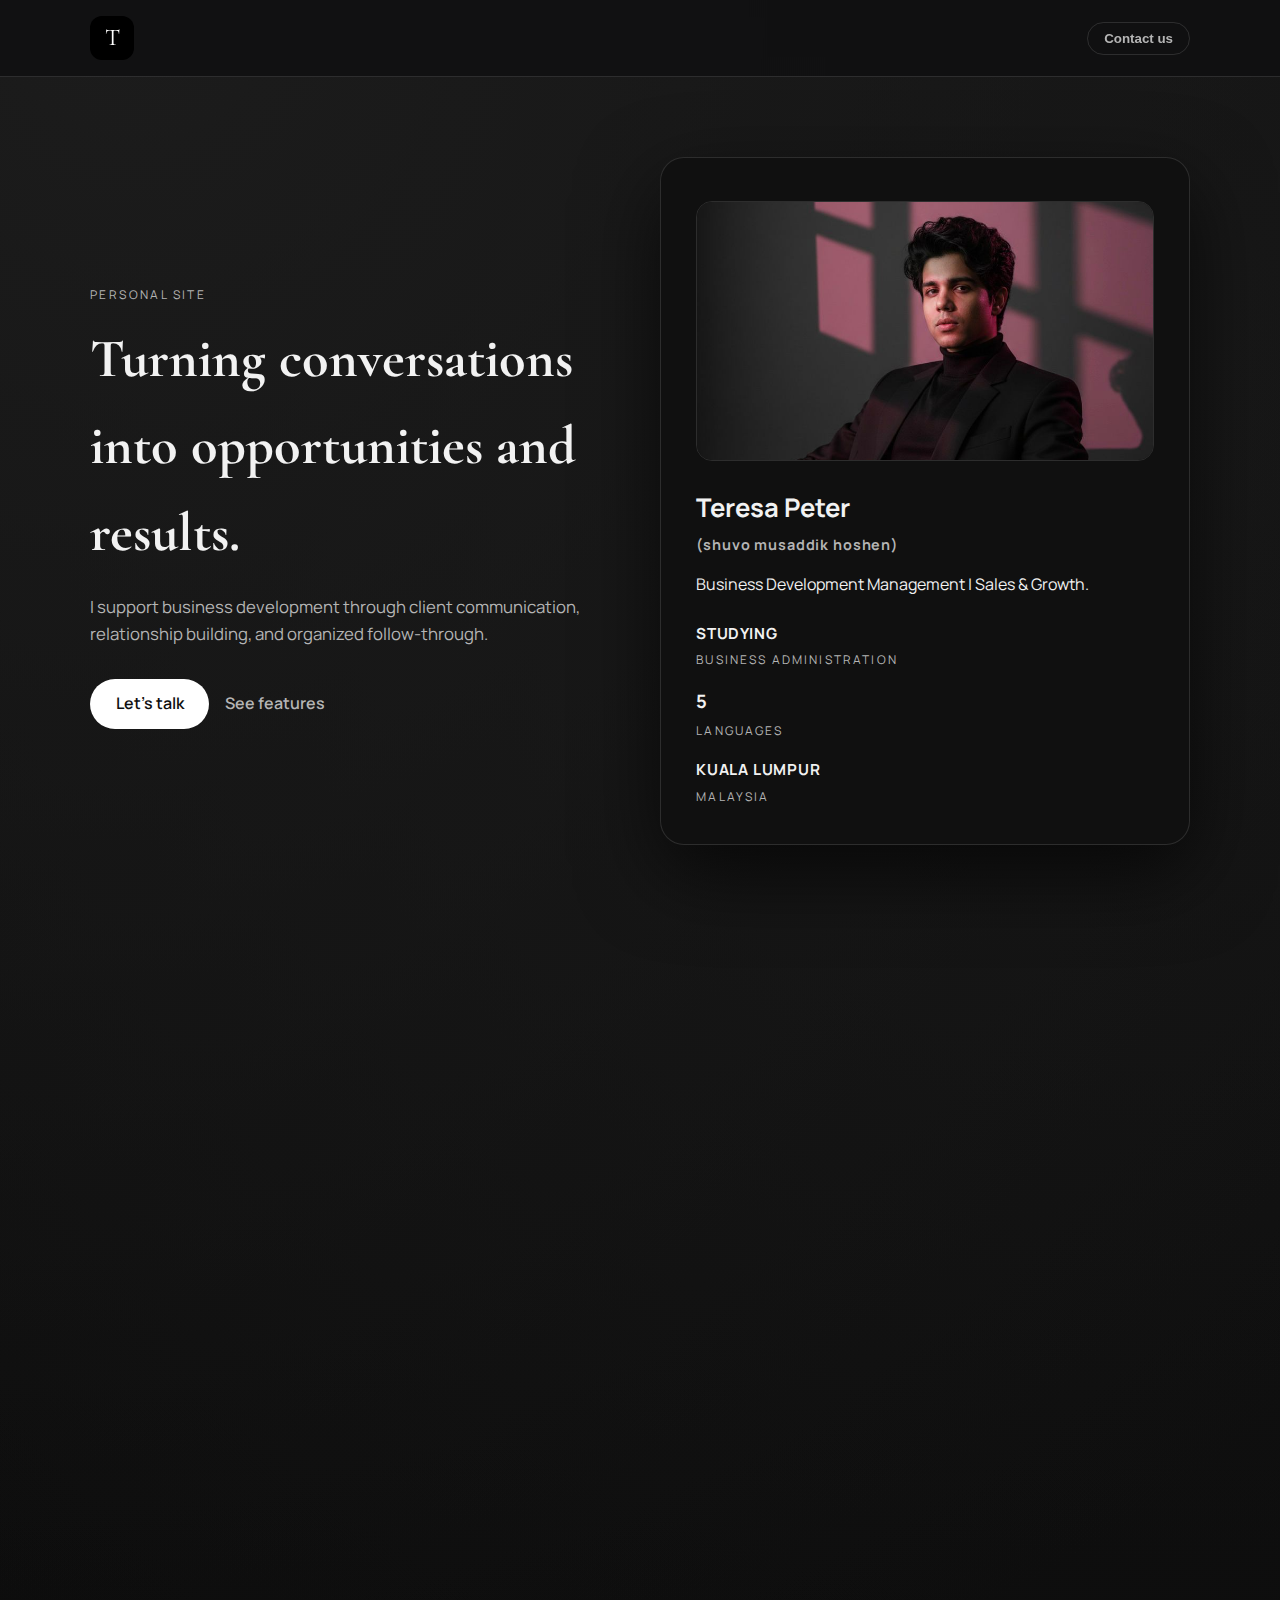
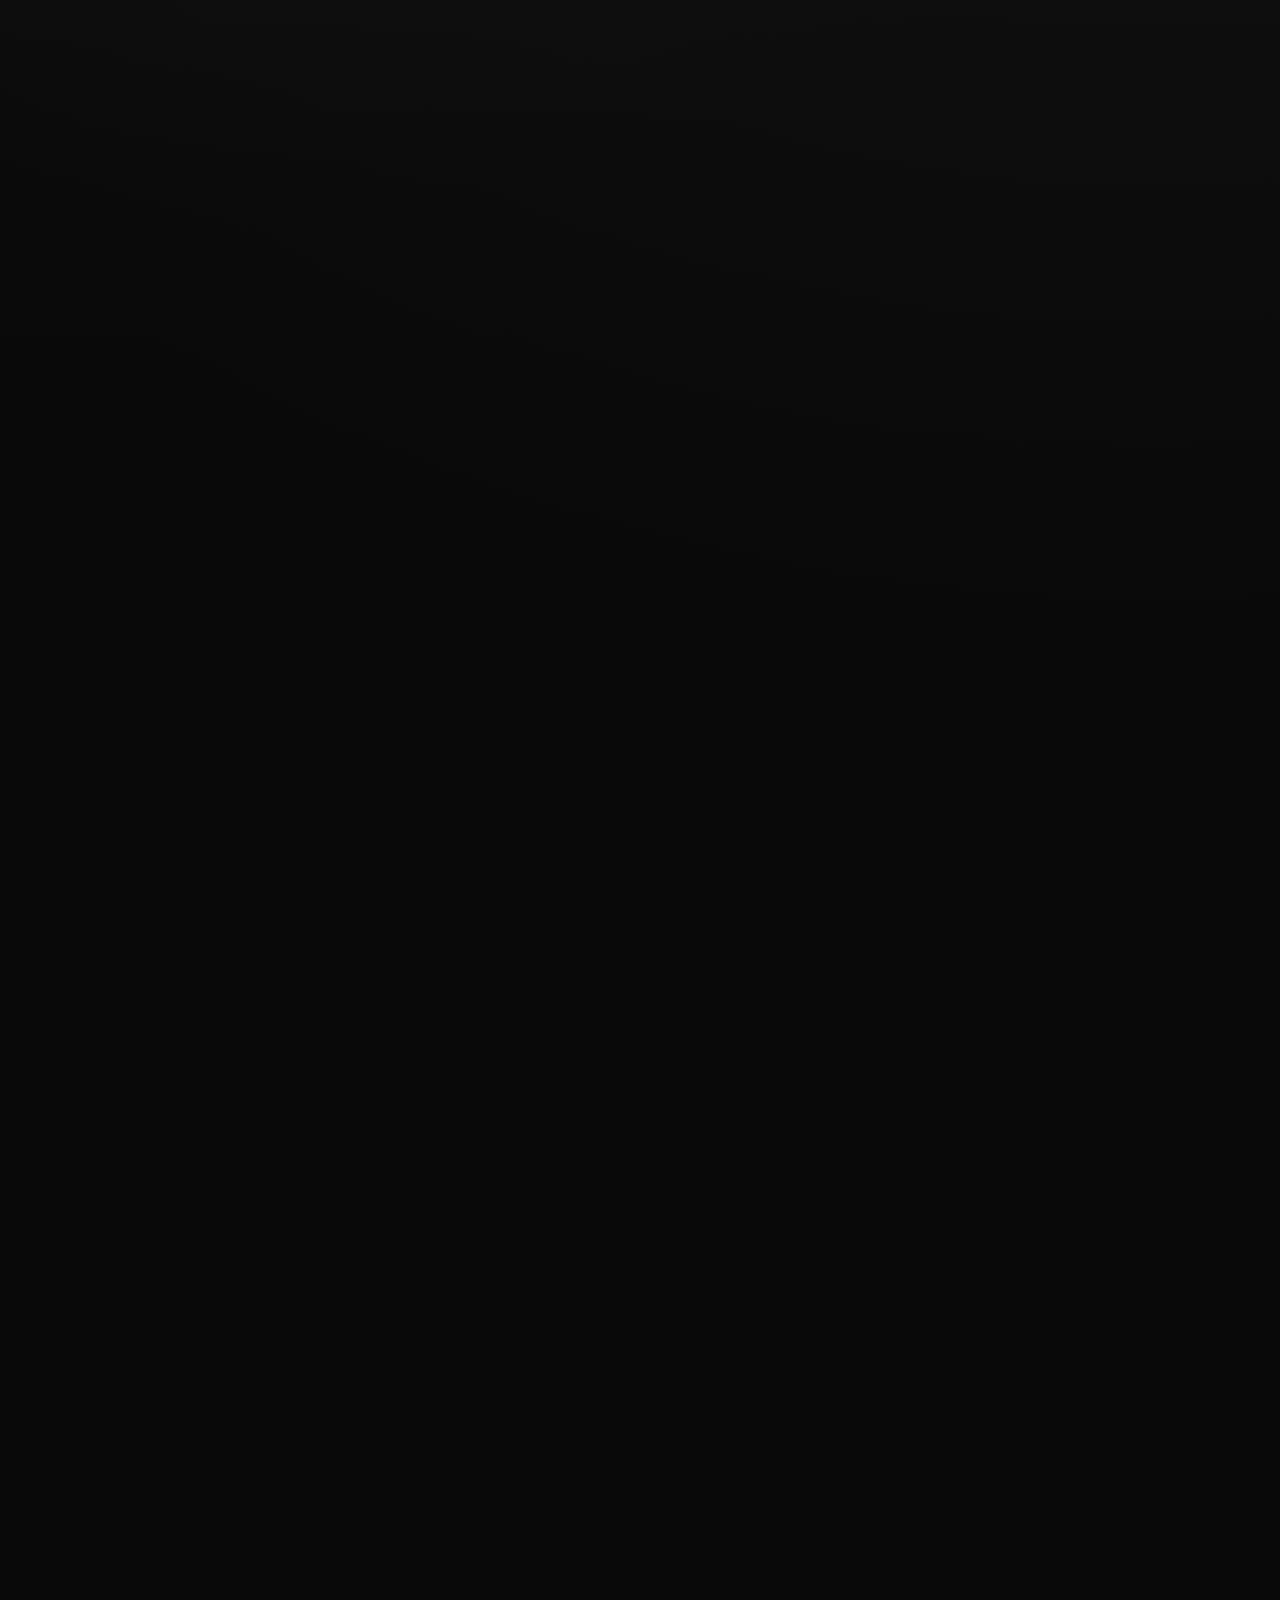
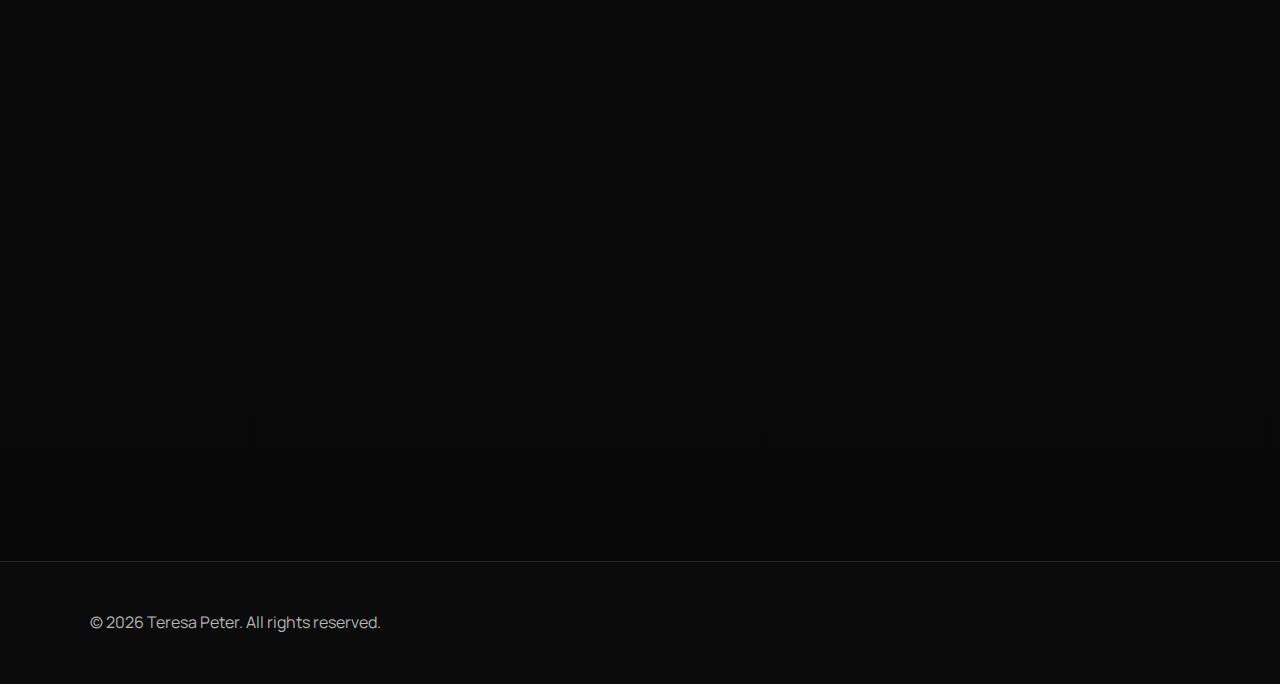
<file: index.html>
<!doctype html>
<html lang="en">
  <head>
    <meta charset="utf-8" />
    <meta name="viewport" content="width=device-width, initial-scale=1" />
    <title>Teresa Peter | Business Development Management</title>
    <meta
      name="description"
      content="Teresa Peter — Business Development Management focused on sales, growth, and client relationships. Based in Kuala Lumpur, Malaysia."
    />
    <meta name="robots" content="index,follow" />
    <meta
      name="google-site-verification"
      content="KOiZ4P1-71ul-CJlYHJSwoNRXPVLBRHZPogG32V7nkQ"
    />
    <meta property="og:title" content="Teresa Peter | Business Development Management" />
    <meta
      property="og:description"
      content="Business Development Management focused on sales, growth, and client relationships."
    />
    <meta property="og:type" content="website" />
    <meta
      property="og:url"
      content="https://personal-site-pink-kappa-46.vercel.app/"
    />
    <link rel="canonical" href="https://personal-site-pink-kappa-46.vercel.app/" />
    <link rel="preconnect" href="https://fonts.googleapis.com" />
    <link rel="preconnect" href="https://fonts.gstatic.com" crossorigin />
    <link
      href="https://fonts.googleapis.com/css2?family=Cormorant+Garamond:wght@500;600;700&family=Manrope:wght@300;400;500;600&display=swap"
      rel="stylesheet"
    />
    <link rel="stylesheet" href="styles.css" />
  </head>
  <body>
    <header class="site-header">
      <div class="container header-inner">
        <div class="logo">T</div>
        <nav class="nav"></nav>
        <button class="ghost" id="contactButton" type="button">Contact us</button>
      </div>
    </header>

    <main>
      <section class="hero section-reveal">
        <div class="container hero-inner">
          <div class="hero-copy">
            <p class="eyebrow">Personal site</p>
            <h1>Turning conversations into opportunities and results.</h1>
            <p class="subhead">
              I support business development through client communication,
              relationship building, and organized follow-through.
            </p>
            <div class="hero-actions">
              <a class="primary" href="#contact">Let’s talk</a>
              <a class="link" href="#features">See features</a>
            </div>
          </div>
          <div class="hero-card">
            <img
              class="hero-photo"
              src="assets/teresa-peter.jpg"
              alt="Portrait of Teresa Peter"
              loading="lazy"
            />
            <h2 class="hero-name">
              <span>Teresa Peter</span>
              <span class="hero-name-sub">(shuvo musaddik hoshen)</span>
            </h2>
            <p>Business Development Management | Sales &amp; Growth.</p>
            <ul class="stats">
              <li>
                <span class="stat-number stat-number-small">studying</span>
                <span class="stat-label">Business Administration</span>
              </li>
              <li>
                <span class="stat-number">5</span>
                <span class="stat-label">Languages</span>
              </li>
              <li>
                <span class="stat-number stat-number-small">Kuala Lumpur</span>
                <span class="stat-label">Malaysia</span>
              </li>
            </ul>
          </div>
        </div>
      </section>

      <section class="features section-reveal" id="features">
        <div class="container">
          <div class="section-title">
            <h2>Features</h2>
            <p>What you can expect when we work together.</p>
          </div>
          <div class="feature-grid">
            <article class="feature-card">
              <h3>Customer-focused service</h3>
              <p>
                Attentive support, clear communication, and a commitment to
                positive client experiences.
              </p>
            </article>
            <article class="feature-card">
              <h3>Business fundamentals</h3>
              <p>
                Strong grounding in business administration, organization, and
                reliable follow-through.
              </p>
            </article>
            <article class="feature-card">
              <h3>Professional collaboration</h3>
              <p>
                Proactive teamwork, accountability, and adaptability in dynamic
                environments.
              </p>
            </article>
          </div>
        </div>
      </section>

      <section class="about section-reveal" id="about">
        <div class="container about-inner">
          <div>
            <h2>About me</h2>
            <p>
              Detail‑oriented event professional with a strong foundation in
              business administration and customer service. Skilled in
              communication, client support, and delivering consistent,
              high‑quality experiences. Currently pursuing an undergraduate
              degree and known for a proactive, fast‑learning approach in
              dynamic environments. Fluent in multiple languages, enabling
              effective engagement with diverse audiences. Open to relocation.
            </p>
          </div>
          <div class="about-panel">
            <h3>What I value</h3>
            <ul>
              <li>Clarity in the user journey</li>
              <li>Interfaces that feel calm and confident</li>
              <li>Decisions grounded in real data</li>
            </ul>
          </div>
        </div>
      </section>

      <section class="resume section-reveal" id="resume">
        <div class="container">
          <div class="section-title">
            <h2>Professional Snapshot</h2>
            <div class="snapshot-items">
              <span><span class="icon">📍</span>Kuala Lumpur, Malaysia</span>
              <span><span class="icon">👤</span>Male</span>
            </div>
          </div>
          <div class="resume-grid">
            <article class="resume-card">
              <h3>Education</h3>
              <ul>
                <li>
                  Business Administration (Undergraduate) — University College
                  MAIWP International (UCMI), Kuala Lumpur (2025–Present)
                </li>
                <li>
                  Secondary School Certificate (SSC) — Jhinaigati Govt Model High
                  School, Sherpur, Bangladesh (2016–2021)
                </li>
              </ul>
            </article>
            <article class="resume-card">
              <h3>Skills</h3>
              <div class="tag-list">
                <span>Business fundamentals</span>
                <span>Business development management</span>
                <span>Sales</span>
                <span>Communication</span>
                <span>Event management</span>
              </div>
            </article>
            <article class="resume-card">
              <h3>Languages</h3>
              <div class="tag-list">
                <span>English</span>
                <span>Urdu</span>
                <span>Bengali</span>
                <span>Hindi</span>
                <span>Chinese (Mandarin, basic)</span>
              </div>
            </article>
          </div>
        </div>
      </section>

      <section class="faq section-reveal" id="faq">
        <div class="container">
          <div class="section-title">
            <h2>FAQ</h2>
            <p>Quick answers to common questions.</p>
          </div>
          <div class="faq-grid">
            <article class="faq-card">
              <h3>What roles are you open to?</h3>
              <p>
                Business development, client relations, and event support roles.
              </p>
            </article>
            <article class="faq-card">
              <h3>Are you open to relocation?</h3>
              <p>Yes, I am open to relocating for the right opportunity.</p>
            </article>
            <article class="faq-card">
              <h3>What is your response time?</h3>
              <p>I typically respond within 1–2 business days.</p>
            </article>
            <article class="faq-card">
              <h3>What languages do you speak?</h3>
              <p>English, Urdu, Bengali, Hindi, and Mandarin (basic).</p>
            </article>
            <article class="faq-card">
              <h3>Where are you based?</h3>
              <p>Kuala Lumpur, Malaysia.</p>
            </article>
          </div>
        </div>
      </section>

      <section class="contact section-reveal" id="contact">
        <div class="container contact-inner">
          <div class="contact-main">
            <div class="contact-intro">
              <h2>Let’s build something together</h2>
              <p>
                Share a few details about your project and I will reply within two
                business days.
              </p>
            </div>
            <form
              class="contact-form"
              action="https://formsubmit.co/teresapeter666@gmail.com"
              method="post"
            >
              <input type="text" name="_honey" class="honey" />
              <input type="hidden" name="_subject" value="New message from website" />
              <input
                type="hidden"
                name="_next"
                value="https://personal-site-pink-kappa-46.vercel.app/thank-you.html"
              />
              <label>
                Name
                <input type="text" name="name" placeholder="Your name" required />
              </label>
              <label>
                Email
                <input type="email" name="email" placeholder="you@email.com" required />
              </label>
              <label>
                Project
                <textarea
                  name="message"
                  rows="4"
                  placeholder="Tell me about your idea"
                ></textarea>
              </label>
              <button class="primary" type="submit">Send message</button>
            </form>
          </div>
          <aside class="contact-socials">
            <h3>Connect</h3>
            <div class="social-list">
              <a
                href="https://www.linkedin.com/in/teresa-peter-98034a3a9?utm_source=share&utm_campaign=share_via&utm_content=profile&utm_medium=ios_app"
                target="_blank"
                rel="noreferrer"
                aria-label="LinkedIn"
              >
                <span class="social-icon">
                  <svg viewBox="0 0 24 24" aria-hidden="true">
                    <path
                      d="M4.98 3.5a2.5 2.5 0 1 0 .02 5 2.5 2.5 0 0 0-.02-5ZM3 9h4v12H3V9Zm7 0h4v1.6h.06c.56-1.06 1.94-2.18 4-2.18 4.28 0 5.08 2.82 5.08 6.48V21h-4v-5.1c0-1.22-.02-2.78-1.7-2.78-1.7 0-1.96 1.32-1.96 2.7V21h-4V9Z"
                    />
                  </svg>
                </span>
                <span class="social-label">LinkedIn</span>
              </a>
              <a
                href="https://x.com/teresa_peter55?s=21"
                target="_blank"
                rel="noreferrer"
                aria-label="X"
              >
                <span class="social-icon">
                  <svg viewBox="0 0 24 24" aria-hidden="true">
                    <path d="M4 4h4.3l3.5 4.9L16.6 4H20l-6 8.2L20.5 20h-4.3l-4-5.5L7.1 20H3.7l6.4-8.6L4 4Z" />
                  </svg>
                </span>
                <span class="social-label">X</span>
              </a>
              <a
                href="https://www.instagram.com/peter__sos?igsh=N3VtMjI5aXljdzlk&utm_source=qr"
                target="_blank"
                rel="noreferrer"
                aria-label="Instagram"
              >
                <span class="social-icon">
                  <svg viewBox="0 0 24 24" aria-hidden="true">
                    <path
                      d="M7 3h10a4 4 0 0 1 4 4v10a4 4 0 0 1-4 4H7a4 4 0 0 1-4-4V7a4 4 0 0 1 4-4Zm0 2a2 2 0 0 0-2 2v10a2 2 0 0 0 2 2h10a2 2 0 0 0 2-2V7a2 2 0 0 0-2-2H7Zm5 3.5A4.5 4.5 0 1 1 7.5 13 4.5 4.5 0 0 1 12 8.5Zm0 2A2.5 2.5 0 1 0 14.5 13 2.5 2.5 0 0 0 12 10.5Zm5-3.6a1.1 1.1 0 1 1-1.1-1.1A1.1 1.1 0 0 1 17 6.9Z"
                    />
                  </svg>
                </span>
                <span class="social-label">Instagram</span>
              </a>
              <a
                href="https://github.com/teresapeter666-coder"
                target="_blank"
                rel="noreferrer"
                aria-label="GitHub"
              >
                <span class="social-icon">
                  <svg viewBox="0 0 24 24" aria-hidden="true">
                    <path
                      d="M12 2a10 10 0 0 0-3.16 19.5c.5.1.68-.22.68-.48v-1.7c-2.78.6-3.36-1.2-3.36-1.2-.46-1.16-1.12-1.46-1.12-1.46-.92-.62.08-.6.08-.6 1.02.08 1.56 1.04 1.56 1.04.9 1.56 2.36 1.1 2.94.84.1-.68.36-1.1.66-1.36-2.22-.26-4.56-1.12-4.56-4.98 0-1.1.38-2 1.02-2.7-.1-.26-.44-1.3.1-2.7 0 0 .84-.26 2.76 1.02a9.4 9.4 0 0 1 5.02 0c1.92-1.28 2.76-1.02 2.76-1.02.54 1.4.2 2.44.1 2.7.64.7 1.02 1.6 1.02 2.7 0 3.86-2.34 4.72-4.58 4.98.38.34.7 1 .7 2.02v2.98c0 .26.18.58.7.48A10 10 0 0 0 12 2Z"
                    />
                  </svg>
                </span>
                <span class="social-label">GitHub</span>
              </a>
              <a
                href="https://www.facebook.com/share/1DvxKnCyve/?mibextid=wwXIfr"
                target="_blank"
                rel="noreferrer"
                aria-label="Facebook"
              >
                <span class="social-icon">
                  <svg viewBox="0 0 24 24" aria-hidden="true">
                    <path d="M13.5 9H16V6h-2.5C11.6 6 10 7.6 10 9.5V12H8v3h2v6h3v-6h2.4l.6-3H13v-2.1c0-.6.4-.9 1-0.9Z" />
                  </svg>
                </span>
                <span class="social-label">Facebook</span>
              </a>
              <button class="wechat-button" type="button" id="wechatOpen">
                <span class="social-icon">
                  <svg viewBox="0 0 24 24" aria-hidden="true">
                    <path
                      d="M8.5 5C5.46 5 3 7.02 3 9.5c0 1.44.84 2.74 2.16 3.6l-.58 2.3 2.4-1.32c.48.1.98.16 1.52.16 3.04 0 5.5-2.02 5.5-4.5S11.54 5 8.5 5Zm-2 4.5a.9.9 0 1 1 0-1.8.9.9 0 0 1 0 1.8Zm4 0a.9.9 0 1 1 0-1.8.9.9 0 0 1 0 1.8Zm6.4 1c-2.76 0-5 1.7-5 3.8 0 1.18.7 2.26 1.84 3l-.5 2 2.1-1.16c.44.08.92.12 1.56.12 2.76 0 5-1.7 5-3.8s-2.24-3.96-5-3.96Zm-1.8 3.3a.8.8 0 1 1 0-1.6.8.8 0 0 1 0 1.6Zm3.2 0a.8.8 0 1 1 0-1.6.8.8 0 0 1 0 1.6Z"
                    />
                  </svg>
                </span>
                <span class="social-label">WeChat</span>
              </button>
            </div>
          </aside>
        </div>
      </section>
    </main>

    <footer class="site-footer">
      <div class="container footer-inner">
        <div class="footer-left">
          <p>© 2026 Teresa Peter. All rights reserved.</p>
        </div>
        <div class="footer-links"></div>
      </div>
    </footer>

    <div class="wechat-modal" id="wechatModal" aria-hidden="true">
      <div class="wechat-backdrop" data-close></div>
      <div class="wechat-card" role="dialog" aria-modal="true">
        <button class="wechat-close" type="button" data-close>Close</button>
        <img
          src="assets/wechat-qr.jpg"
          alt="WeChat QR code for Teresa Peter"
        />
        <p class="wechat-id">WeChat ID: Peterxyz07</p>
      </div>
    </div>

    <script src="script.js"></script>
  </body>
</html>
</file>
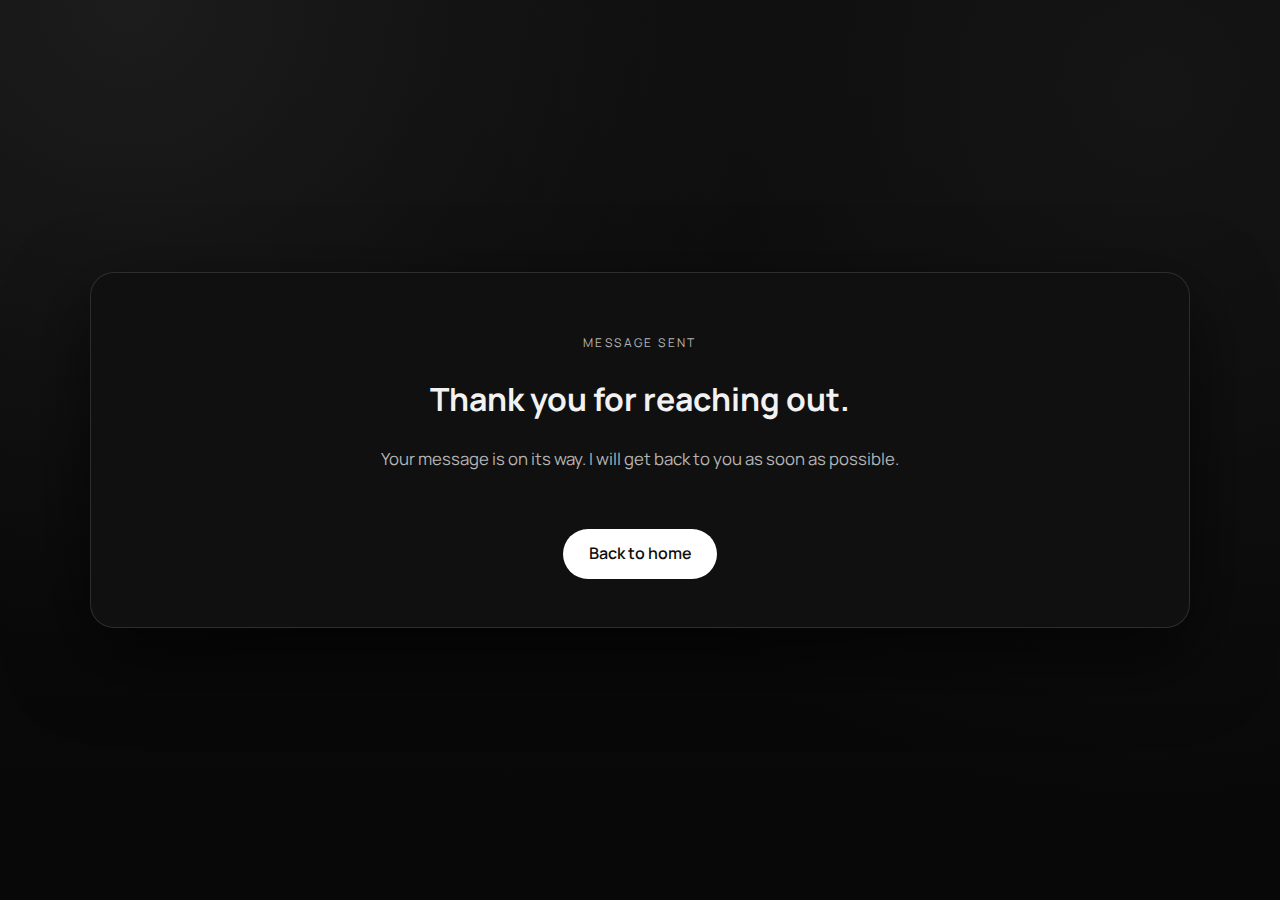
<file: thank-you.html>
<!doctype html>
<html lang="en">
  <head>
    <meta charset="utf-8" />
    <meta name="viewport" content="width=device-width, initial-scale=1" />
    <title>Thank You</title>
    <link rel="preconnect" href="https://fonts.googleapis.com" />
    <link rel="preconnect" href="https://fonts.gstatic.com" crossorigin />
    <link
      href="https://fonts.googleapis.com/css2?family=Cormorant+Garamond:wght@500;600;700&family=Manrope:wght@300;400;500;600&display=swap"
      rel="stylesheet"
    />
    <link rel="stylesheet" href="styles.css" />
  </head>
  <body>
    <main class="thank-you">
      <div class="container thank-you-card">
        <p class="eyebrow">Message sent</p>
        <h1>Thank you for reaching out.</h1>
        <p class="subhead">
          Your message is on its way. I will get back to you as soon as
          possible.
        </p>
        <a class="primary" href="index.html">Back to home</a>
      </div>
    </main>
  </body>
</html>
</file>
<file: styles.css>
:root {
  --bg: #0a0a0a;
  --bg-accent: #121212;
  --ink: #f2f2f2;
  --muted: #b5b5b5;
  --primary: #ffffff;
  --primary-dark: #d6d6d6;
  --card: #101010;
  --border: rgba(255, 255, 255, 0.12);
  --shadow: 0 28px 80px rgba(0, 0, 0, 0.65);
}

* {
  box-sizing: border-box;
}

body {
  margin: 0;
  font-family: "Manrope", "Segoe UI", sans-serif;
  color: var(--ink);
  background: radial-gradient(circle at 10% 0%, #1c1c1c 0%, transparent 45%),
    radial-gradient(circle at 90% 10%, #151515 0%, transparent 50%),
    linear-gradient(180deg, #0b0b0b 0%, #080808 100%);
  line-height: 1.6;
}

a {
  color: inherit;
  text-decoration: none;
}

.container {
  width: min(1100px, 92vw);
  margin: 0 auto;
}

.site-header {
  position: sticky;
  top: 0;
  z-index: 10;
  background: rgba(15, 15, 16, 0.8);
  backdrop-filter: blur(12px);
  border-bottom: 1px solid var(--border);
}

.header-inner {
  display: flex;
  align-items: center;
  justify-content: space-between;
  gap: 1rem;
  padding: 1rem 0;
}

.logo {
  font-family: "Cormorant Garamond", serif;
  font-size: 1.5rem;
  background: #000000;
  color: #ffffff;
  width: 44px;
  height: 44px;
  display: grid;
  place-items: center;
  border-radius: 12px;
}

.nav {
  display: flex;
  gap: 1.5rem;
  font-weight: 500;
  color: var(--muted);
}

.nav a:hover {
  color: var(--ink);
}

.ghost {
  background: transparent;
  border: 1px solid var(--border);
  padding: 0.5rem 1rem;
  border-radius: 999px;
  color: var(--muted);
  font-weight: 600;
  cursor: pointer;
  transition: transform 0.2s ease, border 0.2s ease, color 0.2s ease;
}

.ghost:hover {
  transform: translateY(-2px);
  color: var(--ink);
  border-color: rgba(255, 255, 255, 0.4);
}

.hero {
  padding: 5rem 0 4rem;
}

.hero-inner {
  display: grid;
  grid-template-columns: repeat(auto-fit, minmax(260px, 1fr));
  gap: 2.5rem;
  align-items: center;
}

.eyebrow {
  text-transform: uppercase;
  letter-spacing: 0.2em;
  font-size: 0.75rem;
  color: var(--muted);
  margin-bottom: 0.75rem;
}

.hero h1 {
  font-family: "Cormorant Garamond", serif;
  font-size: clamp(2.4rem, 3vw + 1rem, 3.6rem);
  margin: 0 0 1rem;
}

.subhead {
  font-size: 1.05rem;
  color: var(--muted);
  margin-bottom: 2rem;
}

.hero-actions {
  display: flex;
  gap: 1rem;
  align-items: center;
}

.primary {
  background: var(--primary);
  color: #0f0f10;
  padding: 0.75rem 1.6rem;
  border-radius: 999px;
  font-weight: 600;
  border: none;
  cursor: pointer;
  transition: transform 0.2s ease, background 0.2s ease;
}

.primary:hover {
  background: var(--primary-dark);
  transform: translateY(-2px);
}

.link {
  font-weight: 600;
  color: var(--muted);
}

.hero-card {
  background: var(--card);
  border-radius: 24px;
  padding: 2.2rem;
  box-shadow: var(--shadow);
  border: 1px solid var(--border);
  transform: translateY(0);
  transition: transform 0.3s ease, border 0.3s ease;
}

.hero-card:hover {
  transform: translateY(-8px);
  border-color: rgba(255, 255, 255, 0.4);
}

.badge {
  display: inline-block;
  background: #1a1a1a;
  color: var(--muted);
  padding: 0.35rem 0.75rem;
  border-radius: 999px;
  font-size: 0.75rem;
  margin-bottom: 1rem;
}

.hero-card h2 {
  margin: 0 0 0.5rem;
  font-size: 1.6rem;
}

.hero-name {
  display: grid;
  gap: 0.25rem;
}

.hero-name-sub {
  font-size: 0.9rem;
  letter-spacing: 0.06em;
  text-transform: lowercase;
  color: var(--muted);
}

.hero-photo {
  width: 100%;
  height: 260px;
  object-fit: cover;
  border-radius: 16px;
  margin: 0.5rem 0 1.2rem;
  border: 1px solid var(--border);
  animation: photo-fade 6s ease-in-out infinite;
  transition: transform 0.3s ease, box-shadow 0.3s ease;
}

.hero-photo.photo-zoom {
  transform: scale(1.06);
  box-shadow: 0 18px 40px rgba(0, 0, 0, 0.45);
}

.hero-photo:hover {
  transform: scale(1.03);
  box-shadow: 0 16px 36px rgba(0, 0, 0, 0.35);
}

.stats {
  list-style: none;
  padding: 0;
  margin: 1.5rem 0 0;
  display: grid;
  gap: 1rem;
}

.stat-number {
  font-weight: 700;
  font-size: 1.15rem;
  letter-spacing: 0.08em;
  text-transform: uppercase;
  display: block;
}

.stat-number-small {
  font-size: 0.95rem;
  letter-spacing: 0.05em;
}

.stat-label {
  color: var(--muted);
  font-size: 0.75rem;
  text-transform: uppercase;
  letter-spacing: 0.18em;
}

.features {
  padding: 4rem 0;
}

.section-title h2 {
  font-family: "Cormorant Garamond", serif;
  font-size: 2rem;
  margin-bottom: 0.5rem;
}

.section-title p {
  color: var(--muted);
}

.feature-grid {
  margin-top: 2rem;
  display: grid;
  grid-template-columns: repeat(auto-fit, minmax(220px, 1fr));
  gap: 1.5rem;
}

.feature-card {
  background: #111111;
  padding: 1.8rem;
  border-radius: 16px;
  border: 1px solid var(--border);
  transition: transform 0.2s ease, border 0.2s ease;
}

.feature-card:hover {
  transform: translateY(-6px);
  border-color: rgba(255, 255, 255, 0.4);
}

.about {
  padding: 4rem 0;
  background: #0f0f0f;
}

.about-inner {
  display: grid;
  gap: 2rem;
  grid-template-columns: repeat(auto-fit, minmax(250px, 1fr));
  align-items: start;
}

.about-panel {
  background: #111111;
  padding: 1.8rem;
  border-radius: 16px;
  border: 1px solid var(--border);
  transition: transform 0.2s ease, border 0.2s ease;
}

.about-panel:hover {
  transform: translateY(-6px);
  border-color: rgba(255, 255, 255, 0.4);
}

.about-panel ul {
  padding-left: 1.2rem;
  margin: 1rem 0 0;
}

.contact {
  padding: 2.5rem 0 4rem;
}

.resume {
  padding: 4rem 0 2.5rem;
}

.resume-grid {
  margin-top: 2rem;
  display: grid;
  grid-template-columns: repeat(auto-fit, minmax(240px, 1fr));
  gap: 1.5rem;
}

.resume-card {
  background: #111111;
  padding: 1.8rem;
  border-radius: 16px;
  border: 1px solid var(--border);
  transition: transform 0.2s ease, border 0.2s ease;
}

.resume-card:hover {
  transform: translateY(-6px);
  border-color: rgba(255, 255, 255, 0.4);
}

.resume-card ul {
  padding-left: 1.2rem;
  margin: 1rem 0 0;
  color: var(--muted);
}

.tag-list {
  margin-top: 1rem;
  display: flex;
  flex-wrap: wrap;
  gap: 0.5rem;
}

.tag-list span {
  border: 1px solid var(--border);
  padding: 0.4rem 0.7rem;
  border-radius: 999px;
  font-size: 0.85rem;
  color: var(--muted);
}

.faq {
  padding: 3rem 0 4rem;
}

.faq-grid {
  margin-top: 2rem;
  display: grid;
  grid-template-columns: repeat(auto-fit, minmax(240px, 1fr));
  gap: 1.5rem;
}

.faq-card {
  background: #111111;
  padding: 1.6rem;
  border-radius: 16px;
  border: 1px solid var(--border);
  transition: transform 0.2s ease, border 0.2s ease;
}

.faq-card:hover {
  transform: translateY(-6px);
  border-color: rgba(255, 255, 255, 0.4);
}

.snapshot-items {
  display: flex;
  flex-wrap: wrap;
  gap: 0.8rem;
  margin-top: 0.6rem;
  color: var(--muted);
  font-size: 0.95rem;
}

.snapshot-items span {
  display: inline-flex;
  align-items: center;
  gap: 0.4rem;
  padding: 0.2rem 0.7rem;
  border-radius: 999px;
  border: 1px solid var(--border);
  background: #111111;
}

.snapshot-items .icon {
  font-size: 0.95rem;
}

.contact-inner {
  display: grid;
  grid-template-columns: minmax(0, 1.2fr) minmax(0, 0.8fr);
  gap: 2rem;
}

.contact-intro {
  max-width: 600px;
}

.contact-main {
  display: grid;
  gap: 1.5rem;
}

.contact-socials {
  background: #111111;
  border: 1px solid var(--border);
  border-radius: 20px;
  padding: 2rem;
  height: fit-content;
  margin-top: 6rem;
  transition: transform 0.2s ease, border 0.2s ease;
}

.contact-socials:hover {
  transform: translateY(-6px);
  border-color: rgba(255, 255, 255, 0.4);
}

.contact-socials h3 {
  margin-top: 0;
  margin-bottom: 1rem;
  font-family: "Cormorant Garamond", serif;
  font-size: 1.4rem;
}

.social-list {
  display: grid;
  grid-template-columns: repeat(3, minmax(0, 1fr));
  gap: 1rem;
}

.contact-form {
  display: grid;
  gap: 1rem;
  background: #111111;
  padding: 2.2rem;
  border-radius: 20px;
  border: 1px solid var(--border);
  transition: transform 0.2s ease, border 0.2s ease;
}

.contact-form:hover {
  transform: translateY(-6px);
  border-color: rgba(255, 255, 255, 0.4);
}

.contact-form label {
  display: grid;
  gap: 0.5rem;
  font-weight: 600;
}

.contact-form input,
.contact-form textarea {
  font-family: inherit;
  padding: 0.7rem 0.9rem;
  border-radius: 12px;
  border: 1px solid var(--border);
  background: #0b0b0b;
  color: var(--ink);
}

.honey {
  display: none;
}

.thank-you {
  min-height: 100vh;
  display: grid;
  place-items: center;
  padding: 2rem 0;
}

.thank-you-card {
  background: var(--card);
  padding: 3rem;
  border-radius: 24px;
  border: 1px solid var(--border);
  box-shadow: var(--shadow);
  text-align: center;
  transition: transform 0.2s ease, border 0.2s ease;
}

.thank-you-card:hover {
  transform: translateY(-6px);
  border-color: rgba(255, 255, 255, 0.4);
}

.thank-you-card .primary {
  display: inline-block;
  margin-top: 1.5rem;
}

.site-footer {
  border-top: 1px solid var(--border);
  padding: 2rem 0;
  background: #0b0b0b;
}

.footer-inner {
  display: flex;
  flex-wrap: wrap;
  gap: 1rem;
  align-items: center;
  justify-content: space-between;
  color: var(--muted);
}

.footer-left {
  display: grid;
  gap: 0.3rem;
}

.footer-signature {
  font-size: 0.75rem;
  letter-spacing: 0.06em;
  text-transform: lowercase;
  color: rgba(245, 245, 242, 0.6);
}

.footer-links {
  display: flex;
  gap: 1rem;
}

.footer-links a,
.footer-links button {
  display: grid;
  justify-items: center;
  gap: 0.4rem;
}

.social-list a,
.social-list button {
  display: grid;
  justify-items: center;
  gap: 0.4rem;
}

.social-icon {
  display: inline-flex;
  align-items: center;
  justify-content: center;
  width: 36px;
  height: 36px;
  border-radius: 999px;
  border: 1px solid var(--border);
  color: var(--muted);
  background: #111111;
}

.social-label {
  font-size: 0.7rem;
  letter-spacing: 0.08em;
  text-transform: uppercase;
  color: var(--muted);
}

.footer-links a:hover .social-icon,
.wechat-button:hover .social-icon {
  color: var(--ink);
  border-color: rgba(255, 255, 255, 0.4);
}

.social-icon svg {
  width: 18px;
  height: 18px;
  fill: currentColor;
}

.wechat-button {
  background: transparent;
  border: none;
  padding: 0;
  cursor: pointer;
}

@media (max-width: 900px) {
  .contact-inner {
    grid-template-columns: 1fr;
  }
}

.wechat-modal {
  position: fixed;
  inset: 0;
  display: none;
  place-items: center;
  z-index: 30;
}

.wechat-modal.active {
  display: grid;
}

.wechat-backdrop {
  position: absolute;
  inset: 0;
  background: rgba(0, 0, 0, 0.7);
}

.wechat-card {
  position: relative;
  background: #111111;
  padding: 2rem;
  border-radius: 20px;
  border: 1px solid var(--border);
  box-shadow: var(--shadow);
  text-align: center;
  max-width: 320px;
  width: 90%;
  z-index: 1;
  transition: transform 0.2s ease, border 0.2s ease;
}

.wechat-card:hover {
  transform: translateY(-6px);
  border-color: rgba(255, 255, 255, 0.4);
}

.wechat-card img {
  width: 100%;
  border-radius: 12px;
  border: 1px solid var(--border);
}

.wechat-id {
  margin-top: 1rem;
  color: var(--muted);
}

.wechat-close {
  position: absolute;
  top: 12px;
  right: 12px;
  background: transparent;
  border: 1px solid var(--border);
  color: var(--muted);
  padding: 0.3rem 0.6rem;
  border-radius: 999px;
  cursor: pointer;
  font-size: 0.75rem;
}

@media (max-width: 700px) {
  .nav {
    display: none;
  }

  .hero-actions {
    flex-direction: column;
    align-items: flex-start;
  }
}

body.loaded .hero-copy {
  animation: float-in 0.8s ease forwards;
}

body.loaded .hero-card {
  animation: float-in 1s ease forwards;
}

.section-reveal {
  opacity: 0;
  transform: translateY(18px);
  transition: opacity 0.8s ease, transform 0.8s ease;
}

.section-reveal.in-view {
  opacity: 1;
  transform: translateY(0);
}

.section-reveal:hover {
  transform: translateY(-6px);
}

@keyframes float-in {
  from {
    opacity: 0;
    transform: translateY(16px);
  }
  to {
    opacity: 1;
    transform: translateY(0);
  }
}

@keyframes photo-fade {
  0%,
  100% {
    opacity: 0.88;
  }
  50% {
    opacity: 1;
  }
}

body.mood-alt {
  --bg: #f6f1e8;
  --bg-accent: #efe4d6;
  --ink: #1e1b16;
  --muted: #6b5d4b;
  --primary: #c95f3f;
  --primary-dark: #a64a2d;
  --card: #fff9f1;
}
</file>
